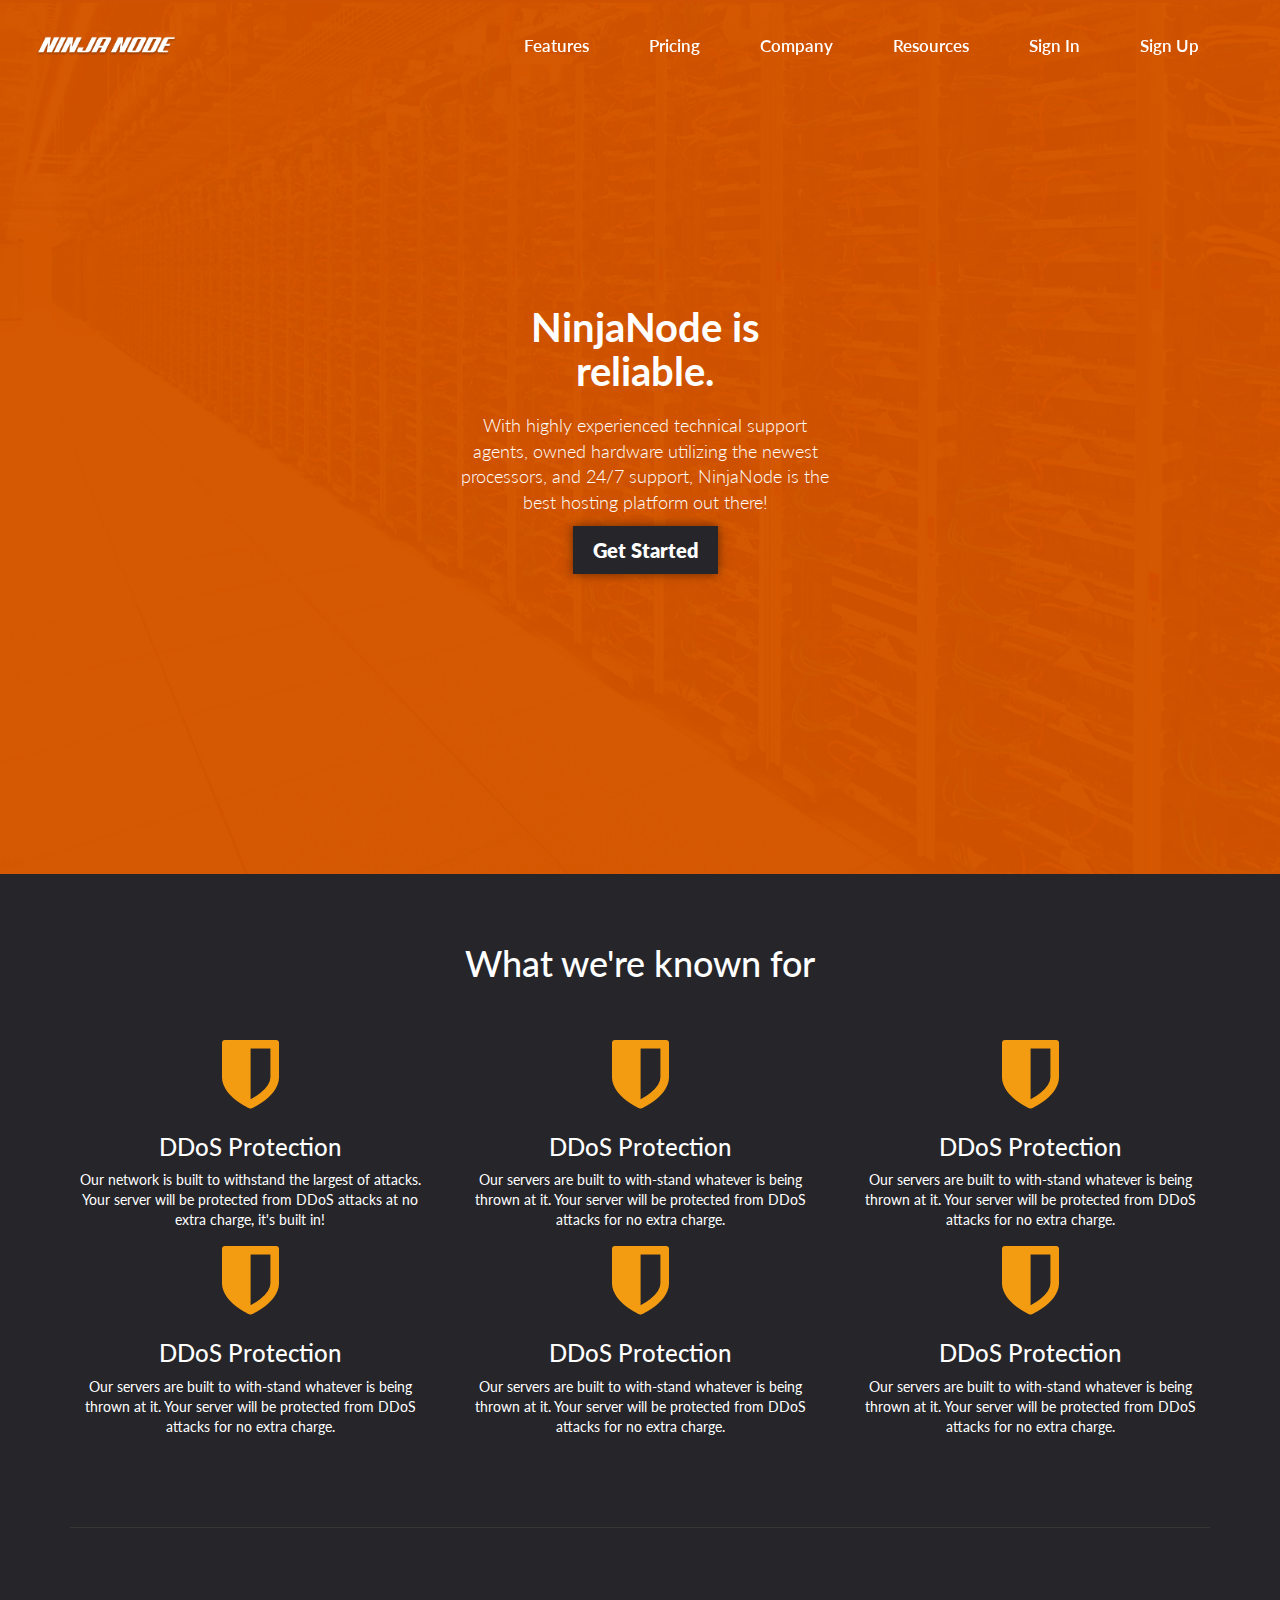
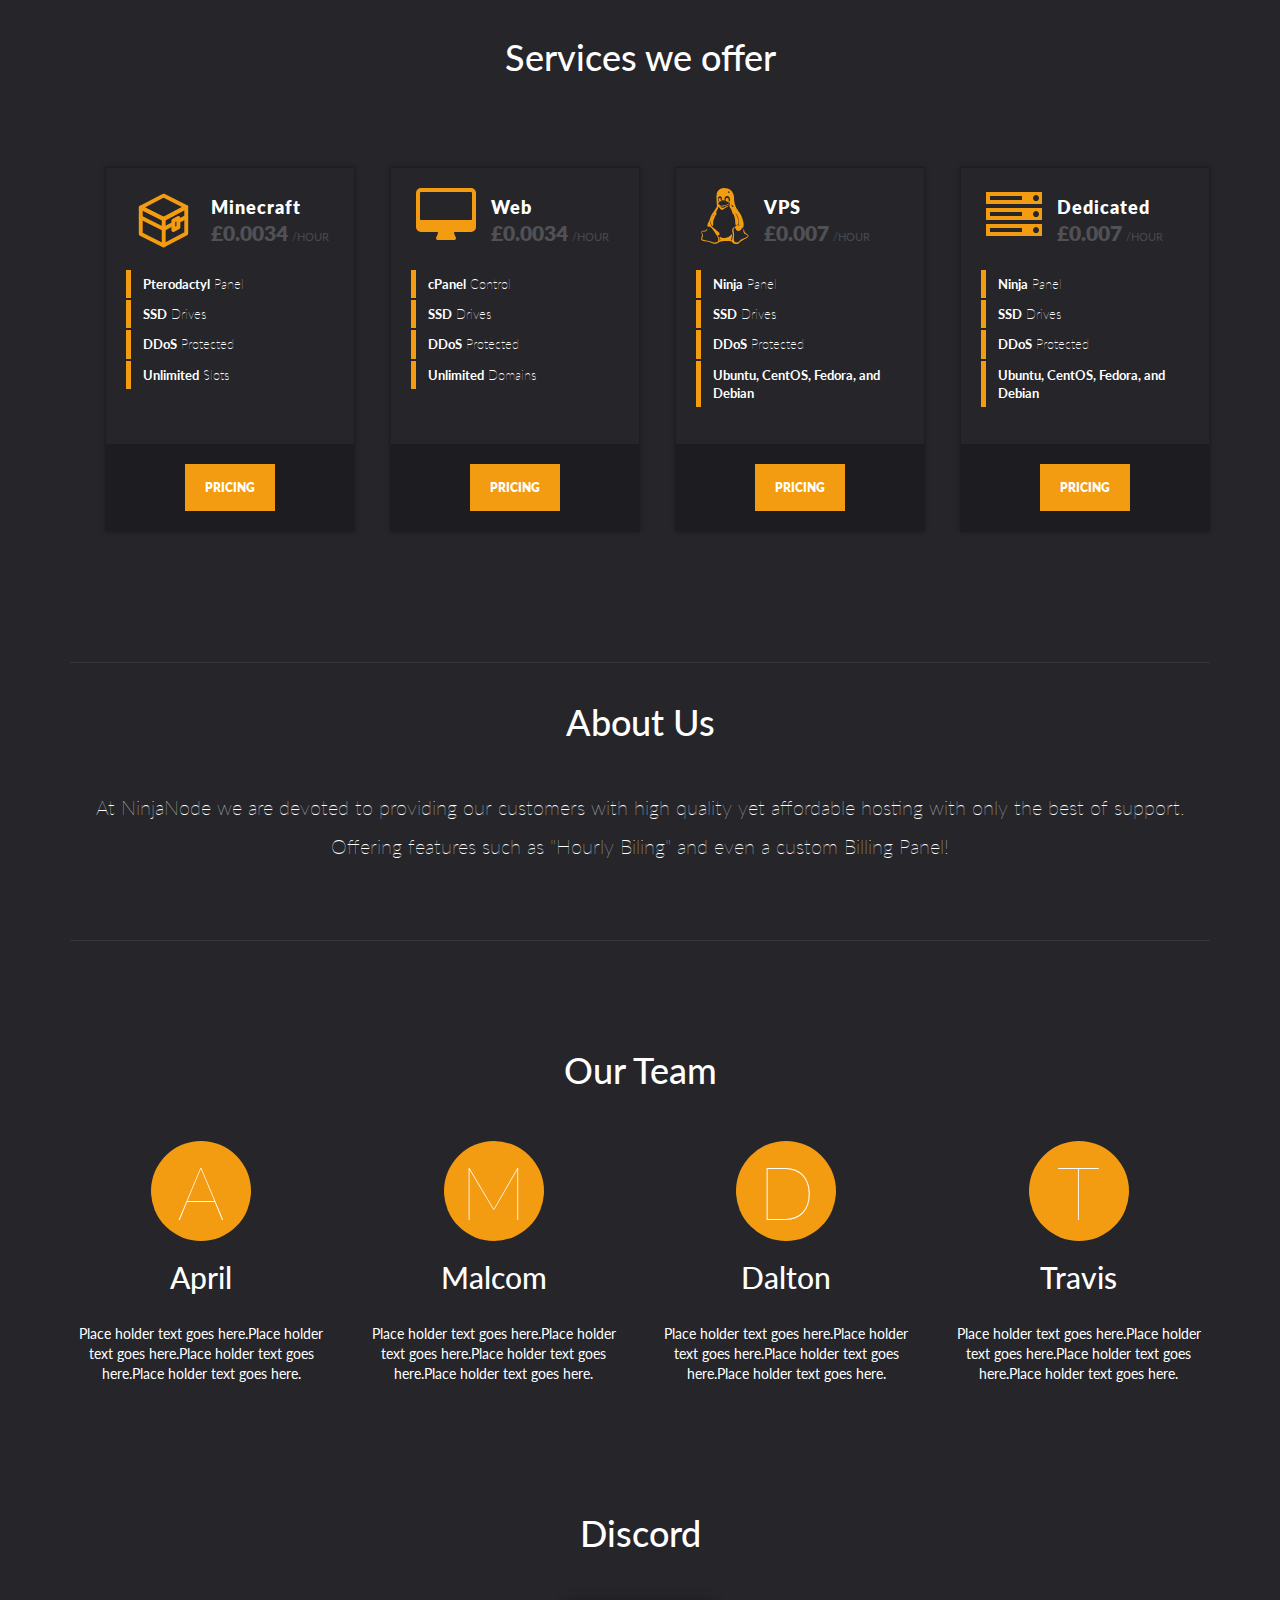
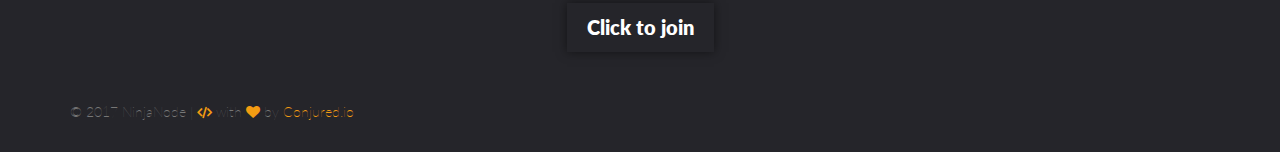
<file: index.html>
<!DOCTYPE html>
<html lang="en">

<head>
  <meta charset="UTF-8">
  <meta name="viewport" content="initial-scale=1, maximum-scale=1">
  <meta http-equiv="X-UA-Compatible" content="ie=edge">
  <title>NinjaNode | Home</title>
  <link href="https://fonts.googleapis.com/css?family=Lato:300,700" rel="stylesheet">
  <link rel="stylesheet" href="https://maxcdn.bootstrapcdn.com/font-awesome/4.7.0/css/font-awesome.min.css">
  <link href="https://maxcdn.bootstrapcdn.com/bootstrap/3.3.7/css/bootstrap.min.css" rel="stylesheet">
  <link href="css/styles.css" rel="stylesheet">
</head>

<body>
  <nav class="navbar navbar-menu">
    <div class="container-fluid">
      <div class="navbar-header">
        <button type="button" class="navbar-toggle collapsed" data-toggle="collapse" data-target="#bs-example-navbar-collapse-2">
                    <span class="sr-only">Toggle navigation</span>
                    <span class="icon-bar"></span>
                    <span class="icon-bar"></span>
                    <span class="icon-bar"></span>
                </button>
        <a><img class="navbar-brand" src="images/ninja_node_text_white.png" alt=""></a>
      </div>
      <div class="collapse navbar-collapse" id="bs-example-navbar-collapse-2">
        <ul class="nav navbar-nav navbar-right">
          <li><a href="#">Features</a></li>
          <li><a href="pricing.html">Pricing</a></li>
          <li><a href="#">Company</a></li>
          <li><a href="#">Resources</a></li>
          <li><a href="login.html">Sign In</a></li>
          <li><a href="register.html">Sign Up</a></li>
        </ul>
      </div>
    </div>
  </nav>
  <div id="welcome">
    <div class="container">
      <div class="row">
        <div class="col-md-4 col-md-offset-4 content">
          <div class="welcome-obj">
            <h1>NinjaNode is reliable.</h1>
            <p>With highly experienced technical support agents, owned hardware utilizing the newest processors, and 24/7 support, NinjaNode is the best hosting platform out there!</p>
            <button class="nbtn">Get Started</button>
          </div>
        </div>
      </div>
    </div>
  </div>
  <div class="section">
    <div class="section-content">
      <div class="container">
        <h1>What we're known for</h1>
        <div class="row">
          <div class="col-md-4">
            <div class="kf-item">
              <i class="fa fa-shield" aria-hidden="true"></i>
              <h3>DDoS Protection</h3>
              <p>Our network is built to withstand the largest of attacks. Your server will be protected from DDoS attacks at no extra charge, it's built in!</p>
            </div>
          </div>
          <div class="col-md-4">
            <div class="kf-item">
              <i class="fa fa-shield" aria-hidden="true"></i>
              <h3>DDoS Protection</h3>
              <p>Our servers are built to with-stand whatever is being thrown at it. Your server will be protected from DDoS attacks for no extra charge.</p>
            </div>
          </div>
          <div class="col-md-4">
            <div class="kf-item">
              <i class="fa fa-shield" aria-hidden="true"></i>
              <h3>DDoS Protection</h3>
              <p>Our servers are built to with-stand whatever is being thrown at it. Your server will be protected from DDoS attacks for no extra charge.</p>
            </div>
          </div>
          <div class="col-md-4">
            <div class="kf-item">
              <i class="fa fa-shield" aria-hidden="true"></i>
              <h3>DDoS Protection</h3>
              <p>Our servers are built to with-stand whatever is being thrown at it. Your server will be protected from DDoS attacks for no extra charge.</p>
            </div>
          </div>
          <div class="col-md-4">
            <div class="kf-item">
              <i class="fa fa-shield" aria-hidden="true"></i>
              <h3>DDoS Protection</h3>
              <p>Our servers are built to with-stand whatever is being thrown at it. Your server will be protected from DDoS attacks for no extra charge.</p>
            </div>
          </div>
          <div class="col-md-4">
            <div class="kf-item">
              <i class="fa fa-shield" aria-hidden="true"></i>
              <h3>DDoS Protection</h3>
              <p>Our servers are built to with-stand whatever is being thrown at it. Your server will be protected from DDoS attacks for no extra charge.</p>
            </div>
          </div>
        </div>
        <hr class="section-separator">
      </div>
    </div>
  </div>
  <div class="section">
    <div class="section-content">
      <div class="container">
        <h1>Services we offer</h1>
        <div class="plans">
          <div class="col-md-3">
            <div class="plan">
              <header>
                <img src="images/chest.svg">
                <!-- <i class="fa fa-gamepad"></i> -->
                <h4 class="plan-title">Minecraft</h4>
                <div class="plan-cost"><span class="plan-price">£0.0034</span>
                  <span class="plan-type">/hour</span></div>
              </header>
              <ul class="plan-features">
                <li><strong>Pterodactyl</strong> Panel</li>
                <li><strong>SSD</strong> Drives</li>
                <li><strong>DDoS</strong> Protected</li>
                <li><strong>Unlimited</strong> Slots</li>
              </ul>
              <div class="plan-select"><a href="">Pricing</a></div>
            </div>
          </div>
          <div class="col-md-3">
            <div class="plan">
              <header>
                <i class="fa fa-desktop"></i>
                <h4 class="plan-title">Web</h4>
                <div class="plan-cost"><span class="plan-price">£0.0034</span>
                  <span class="plan-type">/hour</span></div>
              </header>
              <ul class="plan-features">
                <li><strong>cPanel</strong> Control</li>
                <li><strong>SSD</strong> Drives</li>
                <li><strong>DDoS</strong> Protected</li>
                <li><strong>Unlimited</strong> Domains</li>
              </ul>
              <div class="plan-select"><a href="">Pricing</a></div>
            </div>
          </div>
          <div class="col-md-3">
            <div class="plan">
              <header>
                <i class="fa fa-linux"></i>
                <h4 class="plan-title">VPS</h4>
                <div class="plan-cost"><span class="plan-price">£0.007</span>
                  <span class="plan-type">/hour</span></div>
              </header>
              <ul class="plan-features">
                <li><strong>Ninja</strong> Panel</li>
                <li><strong>SSD</strong> Drives</li>
                <li><strong>DDoS</strong> Protected</li>
                <li><strong>Ubuntu, CentOS, Fedora, and Debian</strong></li>
              </ul>
              <div class="plan-select"><a href="">Pricing</a></div>
            </div>
          </div>
          <div class="col-md-3">
            <div class="plan">
              <header>
                <i class="fa fa-server"></i>
                <h4 class="plan-title">Dedicated</h4>
                <div class="plan-cost"><span class="plan-price">£0.007</span>
                  <span class="plan-type">/hour</span></div>
              </header>
              <ul class="plan-features">
                <li><strong>Ninja</strong> Panel</li>
                <li><strong>SSD</strong> Drives</li>
                <li><strong>DDoS</strong> Protected</li>
                <li><strong>Ubuntu, CentOS, Fedora, and Debian</strong></li>
              </ul>
              <div class="plan-select"><a href="">Pricing</a></div>
            </div>
          </div>
        </div>
      </div>
    </div>
  </div>
  <div class="section">
    <div class="section-content">
      <div class="container">
        <hr class="section-separator">
        <h1>About Us</h1>
        <div style="font-weight: 100; font-size: 20px;">
          <p>At NinjaNode we are devoted to providing our customers with high quality yet affordable hosting with only the best of support.</p>
          <p>Offering features such as "Hourly Biling" and even a custom Billing Panel!</p>
        </div>
        <hr class="section-separator">
      </div>
    </div>
  </div>
  <div class="section">
    <div class="section-content">
      <div class="container">
        <h1>Our Team</h1>
        <div class="row">
          <div class="col-md-3">
            <div class="avatar-circle center-block">
              <span class="initials">A</span>
            </div>
            <h2>April</h2>
            <p style="padding-top: 20px;">Place holder text goes here.Place holder text goes here.Place holder text goes here.Place holder text goes here.</p>
          </div>
          <div class="col-md-3">
            <div class="avatar-circle center-block">
              <span class="initials">M</span>
            </div>
            <h2>Malcom</h2>
            <p style="padding-top: 20px;">Place holder text goes here.Place holder text goes here.Place holder text goes here.Place holder text goes here.</p>
          </div>
          <div class="col-md-3">
            <div class="avatar-circle center-block">
              <span class="initials">D</span>
            </div>
            <h2>Dalton</h2>
            <p style="padding-top: 20px;">Place holder text goes here.Place holder text goes here.Place holder text goes here.Place holder text goes here.</p>
          </div>
          <div class="col-md-3">
            <div class="avatar-circle center-block">
              <span class="initials">T</span>
            </div>
            <h2>Travis</h2>
            <p style="padding-top: 20px;">Place holder text goes here.Place holder text goes here.Place holder text goes here.Place holder text goes here.</p>
          </div>
        </div>
      </div>
    </div>
    <div class="invert-section">
      <div class="section-content">
        <div class="container">
          <h1>Discord</h1>
          <button class="nbtn" style="margin-bottom: 3rem;">Click to join</button>
        </div>
      </div>
    </div>
    <div id="footer">
      <div class="container">
        <p class="text-muted">&copy; 2017 NinjaNode | <i class="fa fa-code" aria-hidden="true">
                </i> with <i class="fa fa-heart" aria-hidden="true"></i> by <a href="https://conjured.io">Conjured.io</a></p>
      </div>
    </div>
  </div>
  <script src="https://ajax.googleapis.com/ajax/libs/jquery/3.2.1/jquery.min.js"></script>
  <script src="https://maxcdn.bootstrapcdn.com/bootstrap/3.3.7/js/bootstrap.min.js"></script>
  <script src="js/script.js"></script>
</body>

</html>
</file>
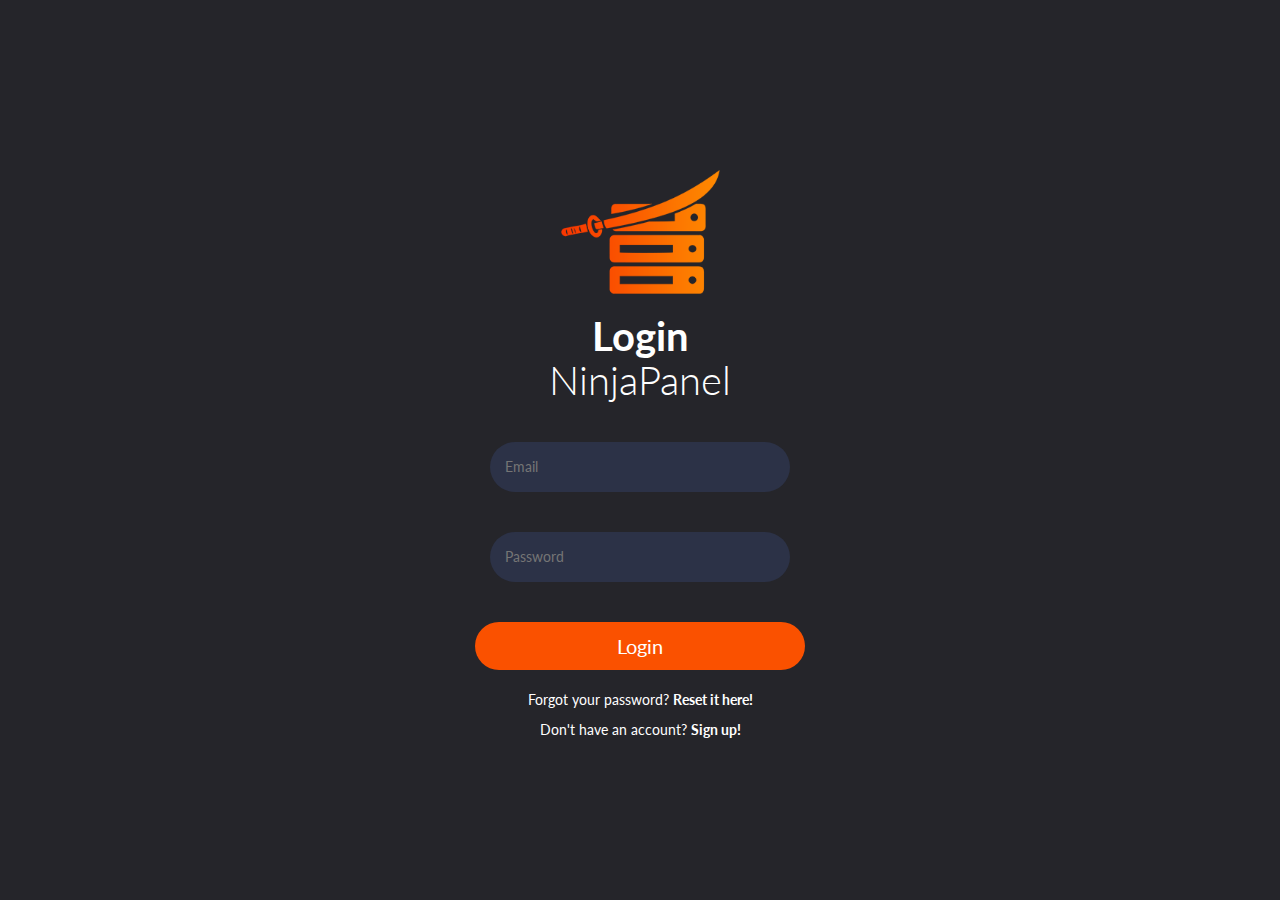
<file: login.html>
<!DOCTYPE html>
<html lang="en">

<head>
  <meta charset="UTF-8">
  <meta name="viewport" content="width=device-width, initial-scale=1.0">
  <meta http-equiv="X-UA-Compatible" content="ie=edge">
  <title>NinjaNode | Login</title>
  <link href="https://fonts.googleapis.com/css?family=Lato:300,700" rel="stylesheet">
  <link href="https://maxcdn.bootstrapcdn.com/bootstrap/3.3.7/css/bootstrap.min.css" rel="stylesheet">
  <link rel="stylesheet" href="https://maxcdn.bootstrapcdn.com/font-awesome/4.7.0/css/font-awesome.min.css">
  <link rel="stylesheet" href="css/login.css">
</head>

<body>

  <body>
    <div class="inner-container">
      <div class="box">
        <img src="images/NinjaIconGradientLoginDark.png" alt="Logo">
        <h1><span class="text">Login</span><br />NinjaPanel</h1>
        <form class="form-horizontal" role="form" method="POST" action="http://ninjanode-nixreptiles.c9users.io/login">
          <input type="hidden" name="_token" value="tDBiR8LyWBXHQnFwdziyxXcUCL7E5CRCQWTHZVXx">

          <div class="form-group">
            <input id="email" type="email" placeholder="Email" name="email" value="" required autofocus>
          </div>

          <div class="form-group">
            <input id="password" type="password" name="password" placeholder="Password" required>
          </div>

          <div class="form-group">
            <button type="submit">Login</button>
          </div>
        </form>
        <p>Forgot your password? <a href="/resetpassword">Reset it here!</a></p>
        <p>Don't have an account? <a href="/register">Sign up!</a></p>
      </div>
    </div>
    <script src="https://ajax.googleapis.com/ajax/libs/jquery/3.2.1/jquery.min.js"></script>
    <script src="https://maxcdn.bootstrapcdn.com/bootstrap/3.3.7/js/bootstrap.min.js"></script>
  </body>

</html>
</file>
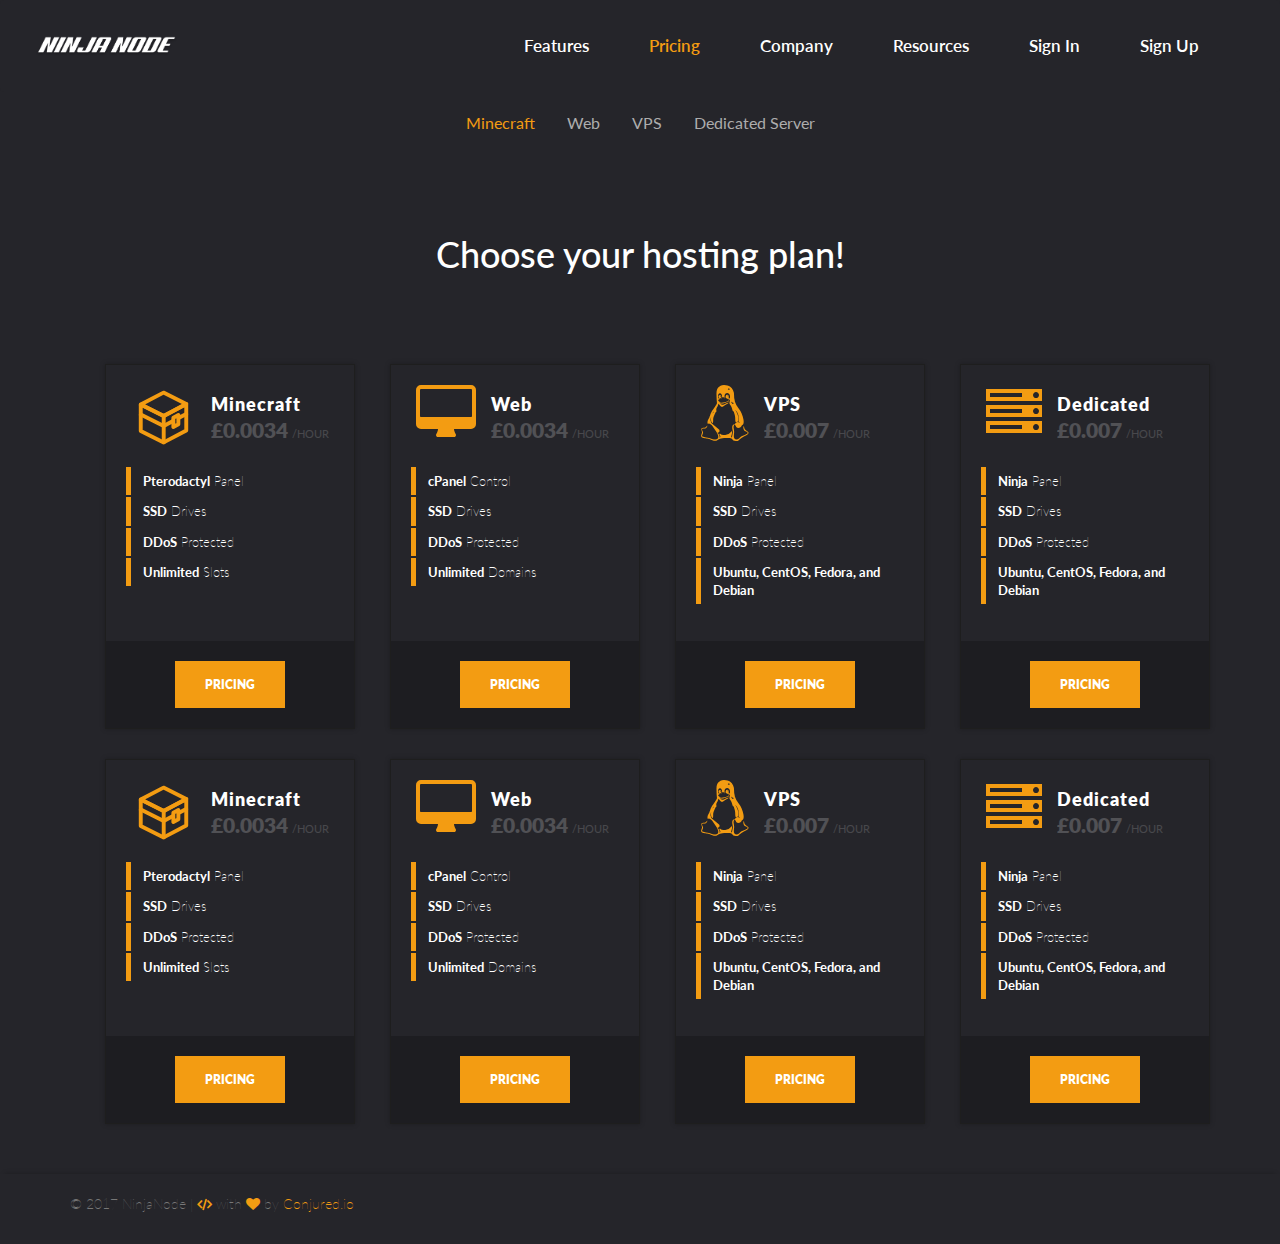
<file: pricing.html>
<!DOCTYPE html>
<html lang="en">

<head>
  <meta charset="UTF-8">
  <meta name="viewport" content="initial-scale=1, maximum-scale=1">
  <meta http-equiv="X-UA-Compatible" content="ie=edge">
  <title>NinjaNode | Home</title>
  <link href="https://fonts.googleapis.com/css?family=Lato:300,700" rel="stylesheet">
  <link rel="stylesheet" href="https://maxcdn.bootstrapcdn.com/font-awesome/4.7.0/css/font-awesome.min.css">
  <link href="https://maxcdn.bootstrapcdn.com/bootstrap/3.3.7/css/bootstrap.min.css" rel="stylesheet">
  <link href="css/styles.css" rel="stylesheet">
  <link href="css/pricing.css" rel="stylesheet">
</head>

<body>
  <nav class="navbar navbar-menu">
    <div class="container-fluid">
      <div class="navbar-header">
        <button type="button" class="navbar-toggle collapsed" data-toggle="collapse" data-target="#bs-example-navbar-collapse-2">
                    <span class="sr-only">Toggle navigation</span>
                    <span class="icon-bar"></span>
                    <span class="icon-bar"></span>
                    <span class="icon-bar"></span>
                </button>
        <a><img class="navbar-brand" src="images/ninja_node_text_white.png" alt=""></a>
      </div>
      <div class="collapse navbar-collapse" id="bs-example-navbar-collapse-2">
        <ul class="nav navbar-nav navbar-right">
          <li><a href="index.html">Features</a></li>
          <li><a href="" class="active">Pricing</a></li>
          <li><a href="#">Company</a></li>
          <li><a href="#">Resources</a></li>
          <li><a href="login.html">Sign In</a></li>
          <li><a href="register.html">Sign Up</a></li>
        </ul>
      </div>
    </div>
  </nav>
  <div class="container">
    <div class="col-md-12">
      <div class="category">
        <ul>
          <li><a href="#" class="active">Minecraft</a></li>
          <li><a href="#">Web</a></li>
          <li><a href="#">VPS</a></li>
          <li><a href="#">Dedicated Server</a></li>
        </ul>
      </div>
    </div>
  </div>
  <div class="section">
    <div class="section-content">
      <div class="container">
        <h1>Choose your hosting plan!</h1>
        <div class="plans">
          <div class="col-md-3">
            <div class="plan">
              <header>
                <img src="images/chest.svg">
                <!-- <i class="fa fa-gamepad"></i> -->
                <h4 class="plan-title">Minecraft</h4>
                <div class="plan-cost"><span class="plan-price">£0.0034</span>
                  <span class="plan-type">/hour</span></div>
              </header>
              <ul class="plan-features">
                <li><strong>Pterodactyl</strong> Panel</li>
                <li><strong>SSD</strong> Drives</li>
                <li><strong>DDoS</strong> Protected</li>
                <li><strong>Unlimited</strong> Slots</li>
              </ul>
              <div class="plan-select"><a href="">Pricing</a></div>
            </div>
          </div>
          <div class="col-md-3">
            <div class="plan">
              <header>
                <i class="fa fa-desktop"></i>
                <h4 class="plan-title">Web</h4>
                <div class="plan-cost"><span class="plan-price">£0.0034</span>
                  <span class="plan-type">/hour</span></div>
              </header>
              <ul class="plan-features">
                <li><strong>cPanel</strong> Control</li>
                <li><strong>SSD</strong> Drives</li>
                <li><strong>DDoS</strong> Protected</li>
                <li><strong>Unlimited</strong> Domains</li>
              </ul>
              <div class="plan-select"><a href="">Pricing</a></div>
            </div>
          </div>
          <div class="col-md-3">
            <div class="plan">
              <header>
                <i class="fa fa-linux"></i>
                <h4 class="plan-title">VPS</h4>
                <div class="plan-cost"><span class="plan-price">£0.007</span>
                  <span class="plan-type">/hour</span></div>
              </header>
              <ul class="plan-features">
                <li><strong>Ninja</strong> Panel</li>
                <li><strong>SSD</strong> Drives</li>
                <li><strong>DDoS</strong> Protected</li>
                <li><strong>Ubuntu, CentOS, Fedora, and Debian</strong></li>
              </ul>
              <div class="plan-select"><a href="">Pricing</a></div>
            </div>
          </div>
          <div class="col-md-3">
            <div class="plan">
              <header>
                <i class="fa fa-server"></i>
                <h4 class="plan-title">Dedicated</h4>
                <div class="plan-cost"><span class="plan-price">£0.007</span>
                  <span class="plan-type">/hour</span></div>
              </header>
              <ul class="plan-features">
                <li><strong>Ninja</strong> Panel</li>
                <li><strong>SSD</strong> Drives</li>
                <li><strong>DDoS</strong> Protected</li>
                <li><strong>Ubuntu, CentOS, Fedora, and Debian</strong></li>
              </ul>
              <div class="plan-select"><a href="">Pricing</a></div>
            </div>
          </div>
        </div>
        <div class="plans">
          <div class="col-md-3">
            <div class="plan">
              <header>
                <img src="images/chest.svg">
                <!-- <i class="fa fa-gamepad"></i> -->
                <h4 class="plan-title">Minecraft</h4>
                <div class="plan-cost"><span class="plan-price">£0.0034</span>
                  <span class="plan-type">/hour</span></div>
              </header>
              <ul class="plan-features">
                <li><strong>Pterodactyl</strong> Panel</li>
                <li><strong>SSD</strong> Drives</li>
                <li><strong>DDoS</strong> Protected</li>
                <li><strong>Unlimited</strong> Slots</li>
              </ul>
              <div class="plan-select"><a href="">Pricing</a></div>
            </div>
          </div>
          <div class="col-md-3">
            <div class="plan">
              <header>
                <i class="fa fa-desktop"></i>
                <h4 class="plan-title">Web</h4>
                <div class="plan-cost"><span class="plan-price">£0.0034</span>
                  <span class="plan-type">/hour</span></div>
              </header>
              <ul class="plan-features">
                <li><strong>cPanel</strong> Control</li>
                <li><strong>SSD</strong> Drives</li>
                <li><strong>DDoS</strong> Protected</li>
                <li><strong>Unlimited</strong> Domains</li>
              </ul>
              <div class="plan-select"><a href="">Pricing</a></div>
            </div>
          </div>
          <div class="col-md-3">
            <div class="plan">
              <header>
                <i class="fa fa-linux"></i>
                <h4 class="plan-title">VPS</h4>
                <div class="plan-cost"><span class="plan-price">£0.007</span>
                  <span class="plan-type">/hour</span></div>
              </header>
              <ul class="plan-features">
                <li><strong>Ninja</strong> Panel</li>
                <li><strong>SSD</strong> Drives</li>
                <li><strong>DDoS</strong> Protected</li>
                <li><strong>Ubuntu, CentOS, Fedora, and Debian</strong></li>
              </ul>
              <div class="plan-select"><a href="">Pricing</a></div>
            </div>
          </div>
          <div class="col-md-3">
            <div class="plan">
              <header>
                <i class="fa fa-server"></i>
                <h4 class="plan-title">Dedicated</h4>
                <div class="plan-cost"><span class="plan-price">£0.007</span>
                  <span class="plan-type">/hour</span></div>
              </header>
              <ul class="plan-features">
                <li><strong>Ninja</strong> Panel</li>
                <li><strong>SSD</strong> Drives</li>
                <li><strong>DDoS</strong> Protected</li>
                <li><strong>Ubuntu, CentOS, Fedora, and Debian</strong></li>
              </ul>
              <div class="plan-select"><a href="">Pricing</a></div>
            </div>
          </div>
        </div>
      </div>
    </div>
  </div>
  <div id="footer">
    <div class="container">
      <p class="text-muted">&copy; 2017 NinjaNode | <i class="fa fa-code" aria-hidden="true">
              </i> with <i class="fa fa-heart" aria-hidden="true"></i> by <a href="https://conjured.io">Conjured.io</a></p>
    </div>
  </div>
  </div>
  <script src="https://ajax.googleapis.com/ajax/libs/jquery/3.2.1/jquery.min.js"></script>
  <script src="https://maxcdn.bootstrapcdn.com/bootstrap/3.3.7/js/bootstrap.min.js"></script>
  <script>
    (function(i, s, o, g, r, a, m) {
      i['GoogleAnalyticsObject'] = r;
      i[r] = i[r] || function() {
        (i[r].q = i[r].q || []).push(arguments)
      }, i[r].l = 1 * new Date();
      a = s.createElement(o),
        m = s.getElementsByTagName(o)[0];
      a.async = 1;
      a.src = g;
      m.parentNode.insertBefore(a, m)
    })(window, document, 'script', 'https://www.google-analytics.com/analytics.js', 'ga');

    ga('create', 'UA-90340756-2', 'auto');
    ga('send', 'pageview');
  </script>
</body>

</html>
</file>
<file: css/styles.css>
body {
    background-color: #25252A;
    font-family: 'Lato';
}

.navbar-menu {
    background-color: transparent;
    position: fixed;
    top: 0;
    width: 100%;
    z-index: 998;
    transition: background-color 0.4s;
    -webkit-transition: background-color 0.4s;
    -moz-transition: background-color 0.4s;
    -o-transition: background-color 0.4s;
    box-sizing: border-box;
    padding: 20px;
}

.navbar>.container-fluid .navbar-brand {
    color: #eee;
    font-size: 30px;
    margin-right: 20px;
    font-family: 'Lato', sans-serif;
    vertical-align: baseline;
}

.navbar>.container-fluid .navbar-brand>img {
    margin-bottom: 10px;
    width: 259px;
}

@media (max-width: 1024px) {
    .content {
        margin-left: 290px;
    }
}

@media (max-width: 768px) {
    .navbar-brand {
        display: none;
    }
    .navbar-nav>li>a {
        font-size: 14px !important;
        text-align: center;
    }
    .content {
        margin-left: 190px;
    }
}

@media (max-width: 425px) {
    .content {
        margin-left: 110px;
        width: inherit !important;
    }
    #welcome {
        width: 100% !important;
    }
    .content>.welcome-obj>h1 {
      font-size: 30px !important;
    }
}

.navbar-nav>li>a {
    transition: all 0.9s;
    -webkit-transition: all 0.9s;
    -moz-transition: all 0.9s;
    -o-transition: all 0.9s;
    font-size: 17px;
    margin-right: 30px;
    font-weight: 600;
    background-color: transparent;
    color: #fff;
}

.navbar-toggle {
    border: 1px solid #fff;
}

.navbar-toggle .icon-bar {
    border: 1px solid #fff;
    background-color: #fff;
}

.navbar-nav>li>.dark:active, .navbar-nav>li>.dark:focus, .navbar-nav>li>.dark:hover {
    background-color: none;
    color: #f39c12;
}

.nav>li>a:focus, .navbar-nav>li>a:hover {
    background-color: transparent;
    color: #eee;
}

.content {
    text-align: center;
    width: 500px;
    margin-top: 80px;
}

.content>.welcome-obj>img {}

.content>img {}

.welcome-obj {
    margin-top: 75px;
    margin-right: 100px;
}

.content>.welcome-obj>h1 {
    color: #fff;
    font-family: 'Lato';
    font-weight: 700;
    font-size: 40px
}

.nbtn, .nbtn:active, .nbtn:focus {
    color: #fff;
    padding: 10px 20px;
    background-color: #25252A;
    border: 0px;
    border-color: #25252A;
    font-weight: 800;
    font-size: 20px;
    box-shadow: 0 0 10px rgba(0, 0, 0, 0.50);
}

.content>.welcome-obj>p {
    color: #fff;
    font-display: block;
    padding-top: 10px;
    font-weight: 300;
    font-size: 18px;
    font-family: 'Lato';
    word-wrap: break-word;
}

#welcome {
    background-image: url('../images/bg.png');
    background-repeat: no-repeat;
    background-position: top;
    background-attachment: fixed;
    background-size: cover;
    padding-top: 150px;
    padding-bottom: 300px;
}

.section {
    padding: 50px 0 0 0;
}

.section-content>.container>h1 {
    padding-bottom: 40px;
}

.section-content {
    text-align: center;
    color: #fff;
}

.kf-item>.fa {
    color: #f39c12;
    font-size: 80px;
}

.section-separator {
    margin-top: 8rem;
    margin-bottom: 4rem;
}

hr {
    margin-top: 1rem;
    margin-bottom: 1rem;
    border: 0;
    border-top: 1px solid #393736;
    -webkit-box-sizing: content-box;
    box-sizing: content-box;
    height: 0;
    overflow: visible;
}

.plans {
    font-family: 'Lato';
    color: #ffffff;
    text-align: left;
    font-size: 16px;
    width: 100%;
    margin: 50px 10px 10px;
}

.plans .plan {
    margin: 0 10px;
    width: 250px;
    height: 365px;
    position: relative;
    float: left;
    background-color: #25252A;
    border: 1px solid #1e1e1e;
    box-shadow: 0 0 5px rgba(0, 0, 0, 0.25);
}

.plans .plan:hover, .plans .plan.hover {
    background-color: #1c1c1c;
}

.plans .plan:hover i, .plans .plan.hover i, .plans .plan:hover img, .plans .plan.hover img {
    -webkit-transform: scale(1.2);
    transform: scale(1.2);
}

.plans * {
    -webkit-box-sizing: border-box;
    box-sizing: border-box;
    -webkit-transition: all 0.25s ease-out;
    transition: all 0.25s ease-out;
}

.plans header {
    position: relative;
    padding: 20px 10px;
}

.plans header i {
    font-size: 56px;
    margin: 0 15px;
    color: #f39c12;
    display: inline-block;
    float: left;
}

.plans header img {
    width: 65px !important;
    margin: 0 15px;
    color: #f39c12;
    display: inline-block;
    float: left;
}

.plans .plan-title {
    top: 0;
    font-weight: 800;
    margin: 10px 0 0;
    letter-spacing: 1px;
}

.plans .plan-cost {
    margin: 0;
    opacity: 0.2;
}

.plans .plan-price {
    font-family: 'Lato';
    font-weight: 800;
    font-size: 1.3em;
}

.plans .plan-type {
    opacity: 0.8;
    font-size: 0.7em;
    text-transform: uppercase;
}

.plans .plan-features {
    padding: 0;
    margin: 0 0 40px;
    text-align: center;
    list-style: outside none none;
    font-size: 0.8em;
    text-align: left;
}

.plans .plan-features li {
    padding: 5px 5%;
    font-weight: 100;
    border-left: 5px solid #f39c12;
    margin: 2px 20px;
}

.plans .plan-select {
    background-color: rgba(0, 0, 0, 0.2);
    text-align: center;
    width: 100%;
    position: absolute;
    bottom: 0;
}

.plans .plan-select a {
    color: #ffffff;
    text-decoration: none;
    padding: 15px 20px;
    margin: 20px;
    font-size: 0.75em;
    font-weight: 800;
    text-transform: uppercase;
    display: inline-block;
    background-color: #f39c12;
}

.plans .plan-select a:hover {
    background-color: #262626;
}

.plans .featured {
    margin-top: -10px;
    background-color: #262626;
    box-shadow: 0 0 20px rgba(0, 0, 0, 0.3);
    z-index: 1;
}

.plans .featured .plan-select a {
    margin: 30px 20px;
}

@media only screen and (max-width: 767px) {
    .plans .plan {
        width: 50%;
    }
    .plans .plan-title, .plans .plan-select a {
        -webkit-transform: translateY(0);
        transform: translateY(0);
    }
    .plans .plan-select a, .plans .featured .plan-select a {
        margin: 20px;
    }
    .plans .featured {
        margin-top: 0;
    }
}

@media only screen and (max-width: 440px) {
  .plans {
    padding-right: 50px;
  }
    .plans .plan {
        width: 100%;
        margin-bottom: 30px;
    }
}

.avatar-circle {
    width: 100px;
    height: 100px;
    text-align: center;
    border-radius: 50%;
    background-color: #f39c12;
    -webkit-border-radius: 50%;
    -moz-border-radius: 50%;
    float: none;
}

.initials {
    position: relative;
    top: 25px;
    /* 25% of parent */
    font-size: 75px;
    /* 50% of parent */
    line-height: 50px;
    /* 50% of parent */
    color: #fff;
    font-family: 'Lato';
    font-weight: 100;
}

.invert-section {
    /*background-color: #FA5100;*/
    background-image: url('../images/bg.png');
    background-repeat: no-repeat;
    background-position: top;
    background-attachment: fixed;
    background-size: cover;
    margin-top: 10rem;
}

#footer {
    background-color: #25252A;
    font-family: 'Lato';
    font-weight: 100;
    padding: 20px;
}

#footer a {
    text-decoration: none;
    color: #f39c12;
}

i.fa.fa-code {
    font-weight: bold;
    color: #f39c12;
}

i.fa.fa-heart {
    color: #f39c12;
}
</file>
<file: css/login.css>
body {
    background-color: #25252A;
    font-family: 'Lato';
}

.form-group {
    margin-bottom: 0px;
}

.inner-container {
    width: 400px;
    height: 410px;
    position: absolute;
    top: calc(50vh - 300px);
    left: calc(50vw - 200px);
}

.box {
    position: absolute;
    height: 100%;
    width: 100%;
}

.box h1 {
    text-align: center;
    margin: 20px 0;
    font-size: 40px;
    color: #FFFFFF;
    font-family: 'Lato';
    font-weight: 300;
}

span {
    font-family: 'Lato';
    font-weight: 700;
}

.box img {
    margin: 20px auto;
    width: 159px;
    display: block;
    margin-left: auto;
    margin-right: auto;
}

.box input {
    display: block;
    width: 300px;
    margin: 20px auto;
    padding: 15px;
    background: #2C3247;
    color: #fff;
    border: 0;
    border-radius: 50px;
}

.box input:focus, .box input:active, .bot button, .box button:focus, .box button:active {
    outline: none;
}

.box button {
    background: #FA5100;
    border: 0;
    color: #fff;
    padding: 10px;
    font-size: 20px;
    width: 330px;
    margin: 20px auto;
    display: block;
    cursor: pointer;
    border-radius: 50px;
}

.box button:active {
    background: #FA5100;
}

.box p {
    font-size: 14px;
    text-align: center;
    color: #FFFFFF;
}

.box p a {
    cursor: pointer;
    color: #FFFFFF;
    -ms-transition: color .4s ease-out, .4s ease-in;
    -o-transition: color .4s ease-out, .4s ease-in;
    -moz-transition: color .4s ease-out, .4s ease-in;
    -webkit-transition: color .4s ease-out, .4s ease-in;
    transition: color .3s ease-out, .2s ease-in;
    font-weight: 700;
}

.box p a:hover {
    text-decoration: none;
    color: #FA5100;
}
</file>
<file: css/pricing.css>
.navbar-nav>li>a:active, .navbar-nav>li>a:focus, .navbar-nav>li>a:hover, .navbar-nav>li>a.active {
    color: #f39c12;
}

.navbar-menu {
    background-color: #25252A !important;
    position: inherit;
}

.category {
    margin-top: 125px
    width: 100%;
        text-align: center;
}

.category>ul {
    list-style-type: none;
    margin: 0;
    padding: 0;
    text-align: center;
           display: inline-block;
           position: relative;
    overflow: hidden;
}

.category>ul>li {
    float: left;
    text-align: center;
}

.category>ul>li>a {
    transition: all 0.4s;
    -webkit-transition: all 0.4s;
    -moz-transition: all 0.4s;
    -o-transition: all 0.4s;
    display: inline;
    text-align: center;
    font-size: 16px;
    padding: 16px;
    text-decoration: none;
    color: #adadad;
}

.category>ul>li>a:hover {
  color: #eee;
}

.category>ul>li>.active, .category>ul>li>.active:hover {
    color: #f39c12;
}

.section {
    margin-top: 25px;
    margin-bottom: 20px;
}

.plans .plan-select a {
  padding: 15px 30px;
}

.plans .plan {
    margin-bottom: 30px;
}

#footer {
    box-shadow: 0 -5px 5px -5px rgba(0, 0, 0, 0.25);
    /*box-shadow: 0 -5px 5px -5px #333;*/
}
</file>
